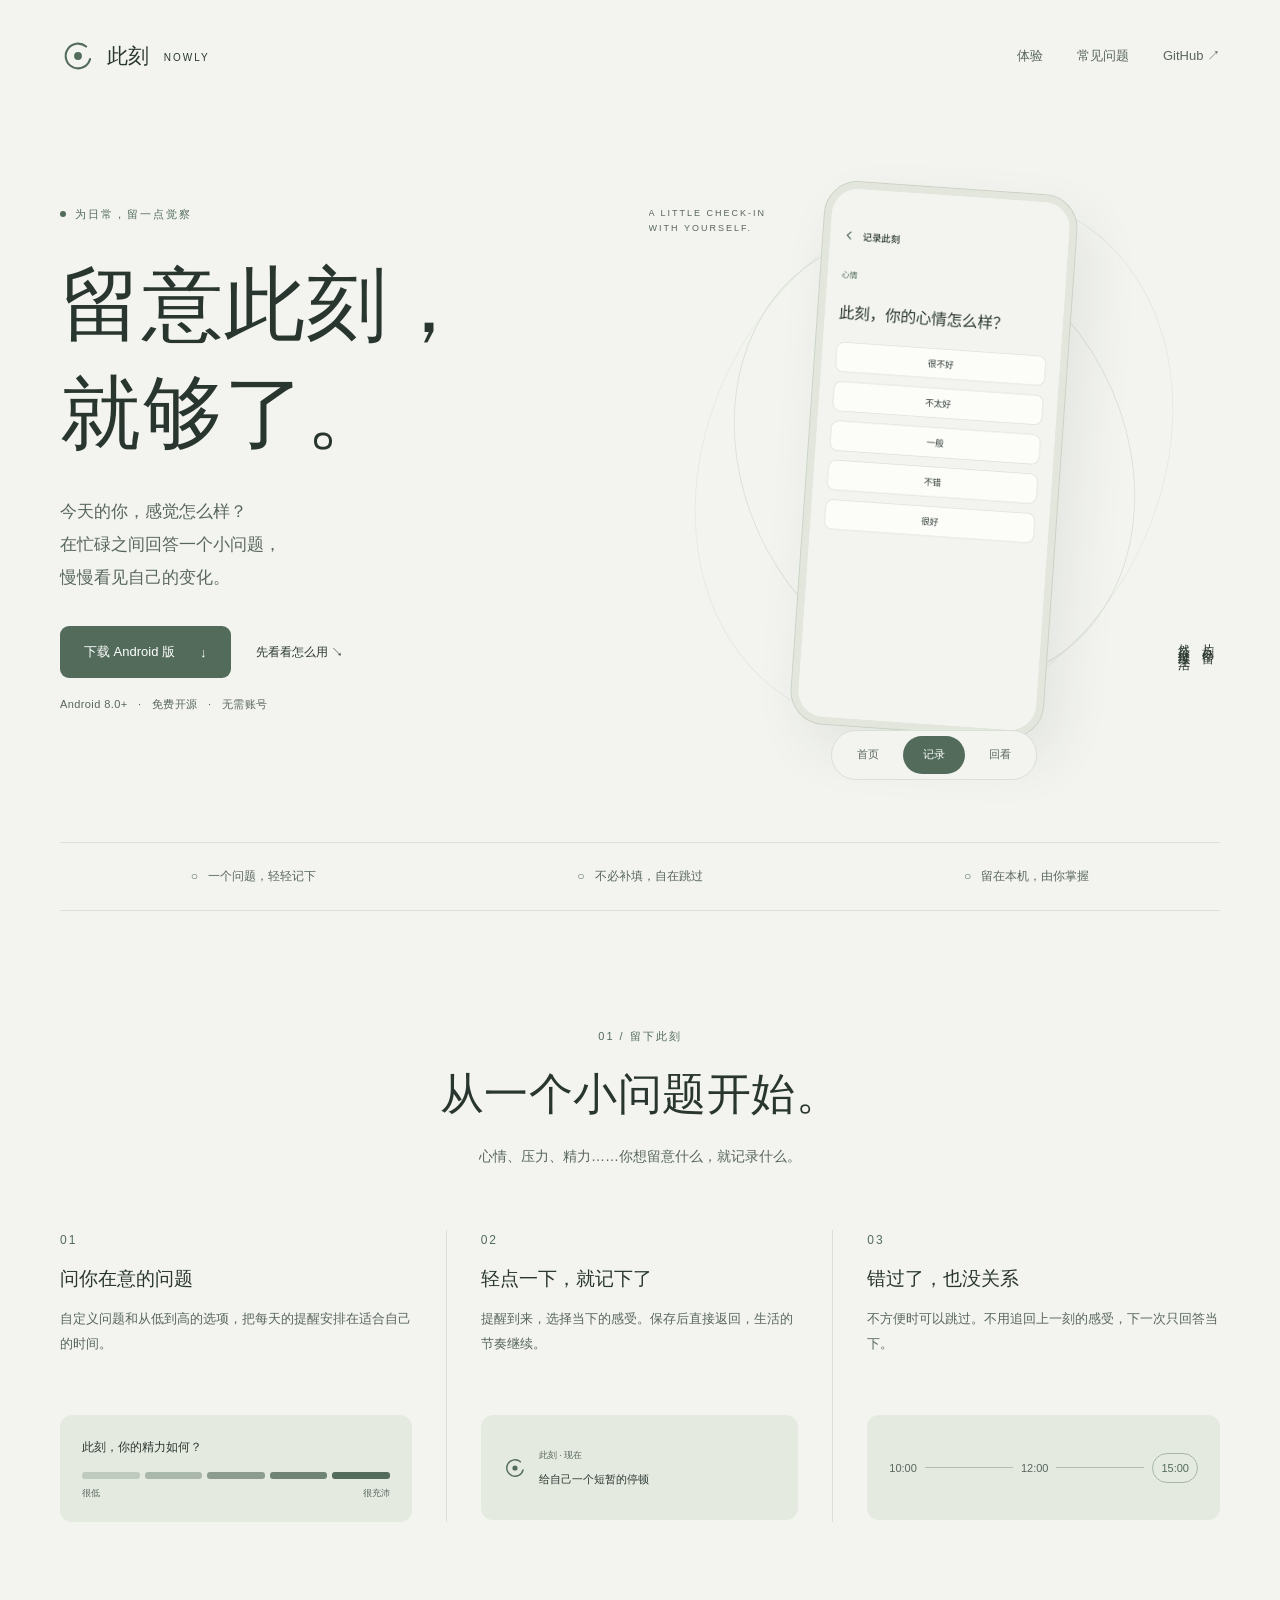
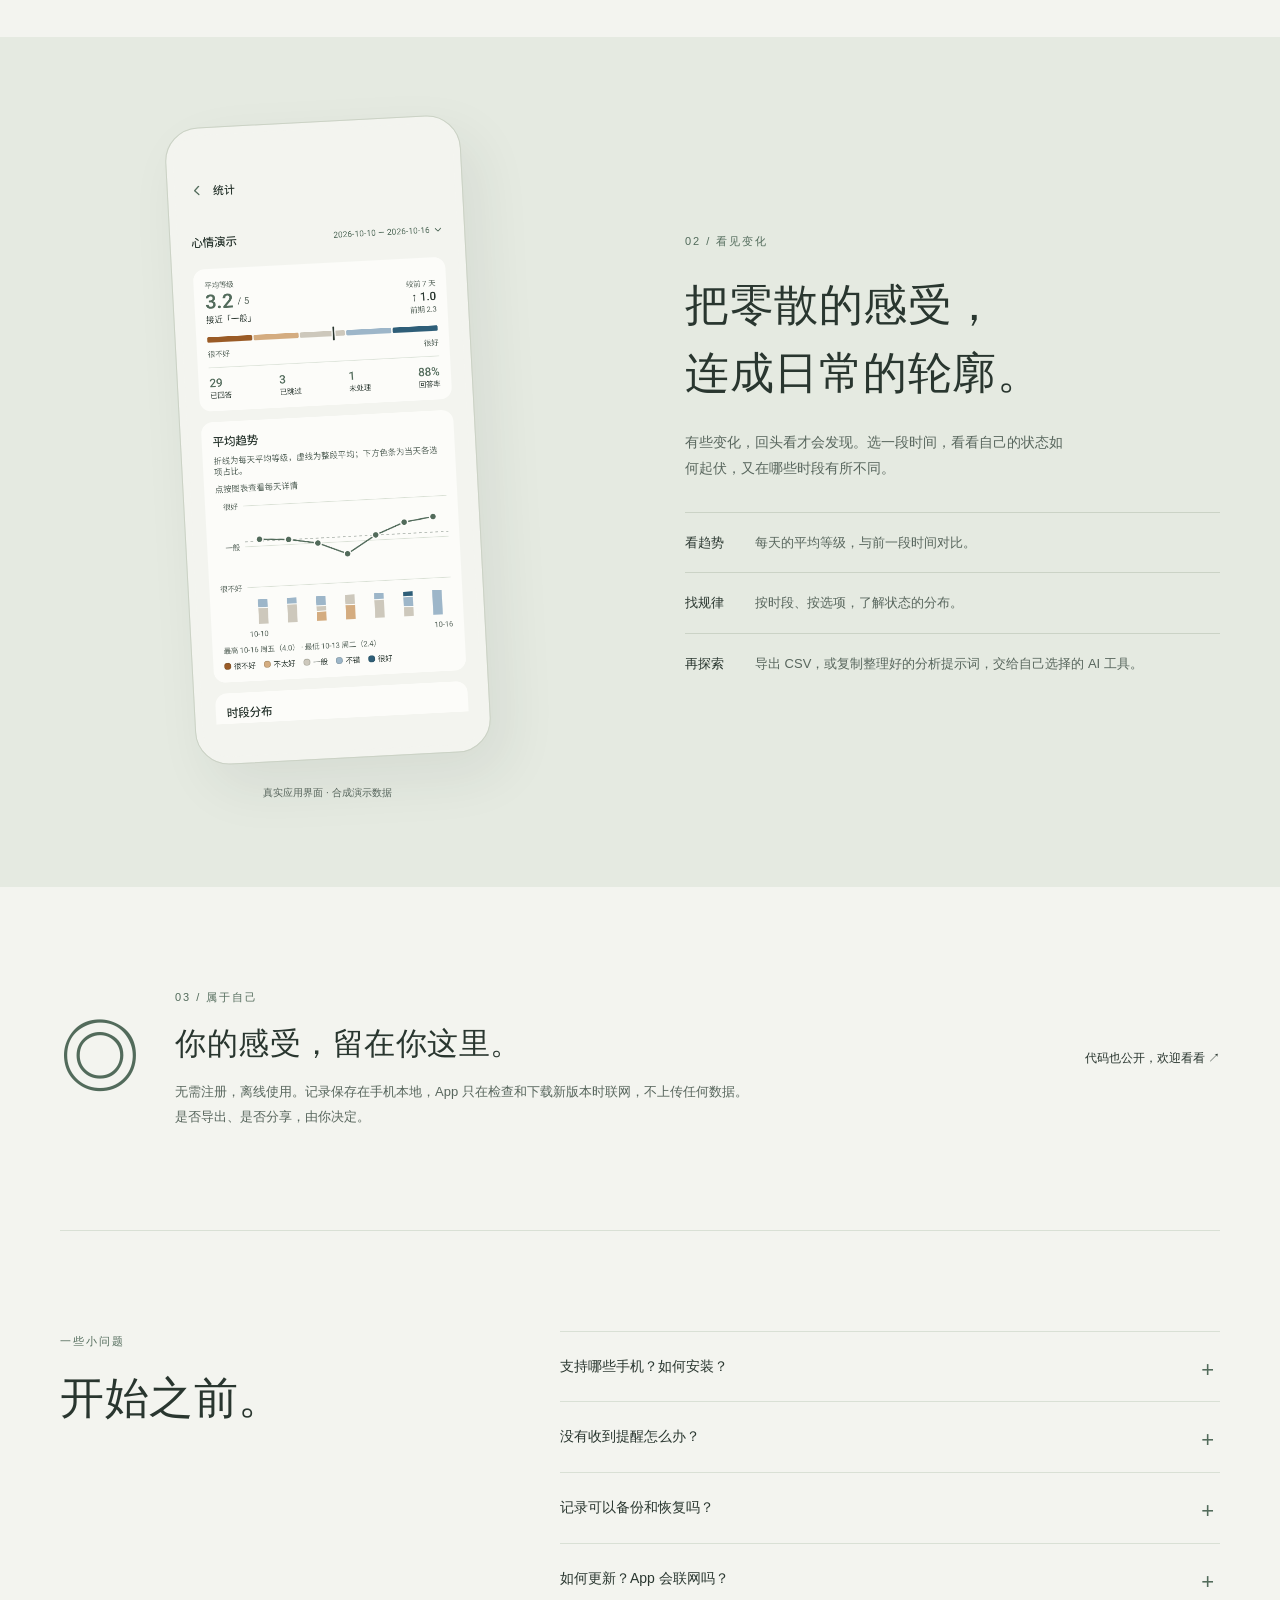
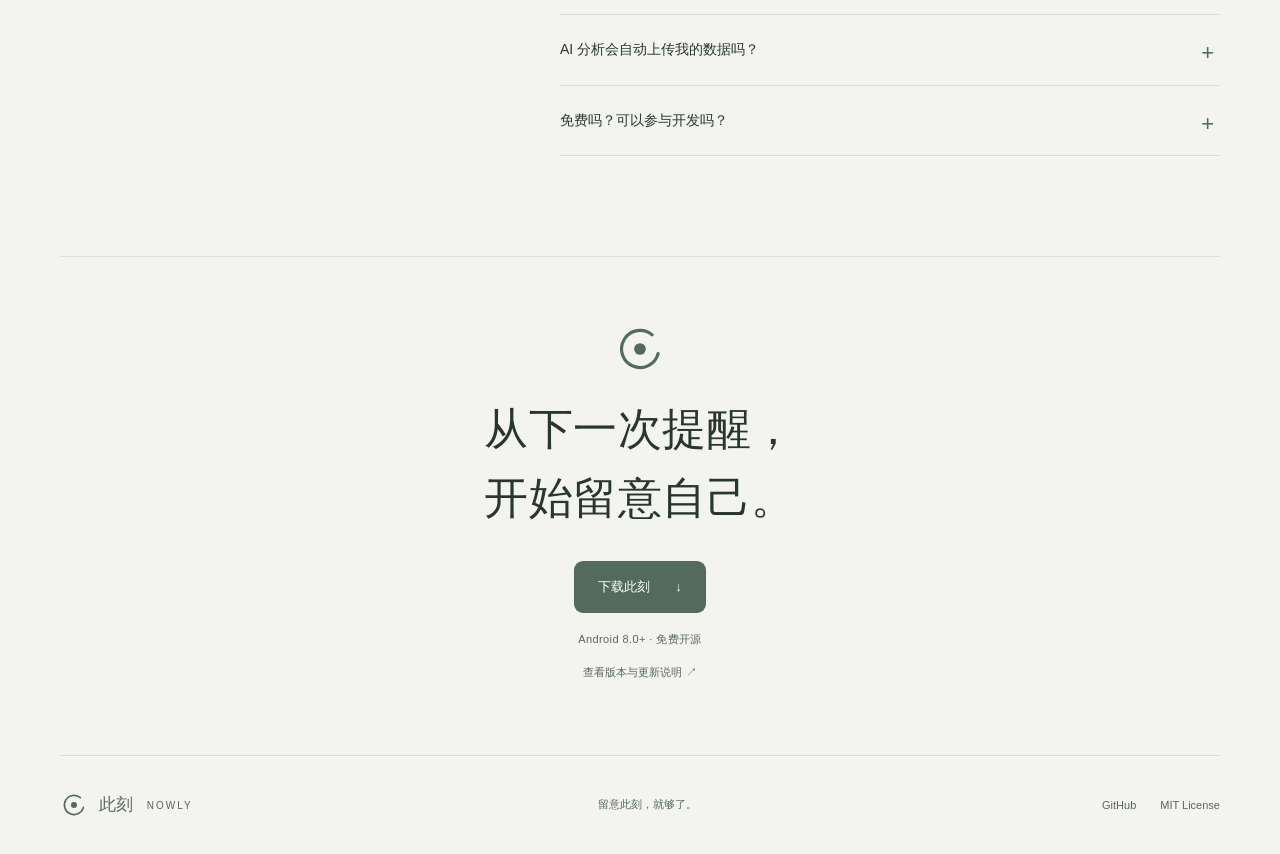
<file: site/index.html>
<!doctype html>
<html lang="zh-CN">
<head>
  <meta charset="utf-8">
  <meta name="viewport" content="width=device-width, initial-scale=1">
  <meta name="theme-color" content="#F3F4EF">
  <meta name="description" content="此刻 Nowly，一款轻量的 Android 日常状态记录 App。自定义提醒，轻点记录心情、压力与精力，在日常里看见自己的变化。离线使用，无需账号。">
  <meta property="og:title" content="此刻 · Nowly — 留意此刻，就够了。">
  <meta property="og:description" content="一个小问题，一次轻记录，慢慢看见日常的变化。Android · 离线 · 开源。">
  <meta property="og:type" content="website">
  <title>此刻 · Nowly — 留意此刻，就够了。</title>
  <link rel="icon" type="image/svg+xml" href="assets/icon.svg">
  <link rel="stylesheet" href="style.css">
  <script src="app.js" defer></script>
</head>
<body>
  <a class="skip-link" href="#main">跳到主要内容</a>
  <header class="header wrap">
    <a class="brand" href="./" aria-label="此刻 Nowly 首页"><img src="assets/mark.svg" width="36" height="36" alt=""><span>此刻 <span class="brand-en">NOWLY</span></span></a>
    <nav aria-label="主导航"><a href="#experience">体验</a><a href="#questions">常见问题</a><a href="https://github.com/SandyKidYao/nowly">GitHub <span aria-hidden="true">↗</span></a></nav>
  </header>
  <main id="main">
    <section class="hero wrap" aria-labelledby="hero-title">
      <div class="hero-copy">
        <p class="eyebrow"><span class="live-dot"></span> 为日常，留一点觉察</p>
        <h1 id="hero-title">留意此刻，<br>就够了。</h1>
        <p class="intro">今天的你，感觉怎么样？<br>在忙碌之间回答一个小问题，<br>慢慢看见自己的变化。</p>
        <div class="hero-actions"><a class="button primary" href="https://github.com/SandyKidYao/nowly/releases/latest/download/nowly.apk" data-download>下载 Android 版 <span aria-hidden="true">↓</span></a><a class="text-link" href="#experience">先看看怎么用 <span aria-hidden="true">↘</span></a></div>
        <p class="availability">Android 8.0+ <span>·</span> 免费开源 <span>·</span> 无需账号</p>
      </div>
      <div class="hero-visual">
        <span class="orbit orbit-one" aria-hidden="true"></span><span class="orbit orbit-two" aria-hidden="true"></span>
        <p class="visual-label">A LITTLE CHECK-IN<br>WITH YOURSELF.</p>
        <figure class="phone hero-phone"><img id="preview" src="assets/answer.png" width="1080" height="2400" alt="回答页：此刻，你的心情怎么样？轻点一个选项即可记录。" fetchpriority="high"></figure>
        <span class="visual-note">片刻停留，<br>然后继续生活。</span>
        <div class="preview-tabs" role="group" aria-label="切换应用截图"><button type="button" data-screen="home" aria-pressed="false">首页</button><button type="button" data-screen="answer" aria-pressed="true">记录</button><button type="button" data-screen="statistics" aria-pressed="false">回看</button></div>
      </div>
    </section>
    <div class="principles wrap"><span>一个问题，轻轻记下</span><span>不必补填，自在跳过</span><span>留在本机，由你掌握</span></div>
    <section class="experience wrap" id="experience" aria-labelledby="experience-title">
      <div class="section-heading"><p class="eyebrow">01 / 留下此刻</p><h2 id="experience-title">从一个小问题开始。</h2><p>心情、压力、精力……你想留意什么，就记录什么。</p></div>
      <div class="steps">
        <article><span class="step-number">01</span><h3>问你在意的问题</h3><p>自定义问题和从低到高的选项，把每天的提醒安排在适合自己的时间。</p><div class="question-example"><span>此刻，你的精力如何？</span><div><i></i><i></i><i></i><i></i><i></i></div><small>很低 <span>很充沛</span></small></div></article>
        <article><span class="step-number">02</span><h3>轻点一下，就记下了</h3><p>提醒到来，选择当下的感受。保存后直接返回，生活的节奏继续。</p><div class="reminder-example"><img src="assets/mark.svg" width="24" height="24" alt=""><span><small>此刻 · 现在</small><strong>给自己一个短暂的停顿</strong></span></div></article>
        <article><span class="step-number">03</span><h3>错过了，也没关系</h3><p>不方便时可以跳过。不用追回上一刻的感受，下一次只回答当下。</p><div class="time-example"><span>10:00</span><i></i><span>12:00</span><i></i><strong>15:00</strong></div></article>
      </div>
    </section>
    <section class="reflection" aria-labelledby="reflection-title"><div class="wrap reflection-grid">
      <div class="statistics-visual"><figure class="phone statistics-phone"><img src="assets/statistics.png" width="1080" height="2400" alt="统计演示：平均等级、每日趋势和选项占比。图中使用合成数据。" loading="lazy"></figure><p class="image-caption">真实应用界面 · 合成演示数据</p></div>
      <div class="reflection-copy"><p class="eyebrow">02 / 看见变化</p><h2 id="reflection-title">把零散的感受，<br>连成日常的轮廓。</h2><p>有些变化，回头看才会发现。选一段时间，看看自己的状态如何起伏，又在哪些时段有所不同。</p><dl><div><dt>看趋势</dt><dd>每天的平均等级，与前一段时间对比。</dd></div><div><dt>找规律</dt><dd>按时段、按选项，了解状态的分布。</dd></div><div><dt>再探索</dt><dd>导出 CSV，或复制整理好的分析提示词，交给自己选择的 AI 工具。</dd></div></dl></div>
    </div></section>
    <section class="privacy wrap" aria-labelledby="privacy-title"><span class="privacy-symbol" aria-hidden="true">◎</span><div><p class="eyebrow">03 / 属于自己</p><h2 id="privacy-title">你的感受，留在你这里。</h2><p>无需注册，离线使用。记录保存在手机本地，App 只在检查和下载新版本时联网，不上传任何数据。<br>是否导出、是否分享，由你决定。</p></div><a class="text-link" href="https://github.com/SandyKidYao/nowly">代码也公开，欢迎看看 <span aria-hidden="true">↗</span></a></section>
    <section class="faq wrap" id="questions" aria-labelledby="faq-title"><div><p class="eyebrow">一些小问题</p><h2 id="faq-title">开始之前。</h2></div><div class="faq-list">
      <details><summary>支持哪些手机？如何安装？</summary><p>支持 Android 8.0 及以上。从本页下载 APK，在手机上打开并按系统提示允许安装。当前没有 iOS 版。</p></details>
      <details><summary>没有收到提醒怎么办？</summary><p>请先允许通知，并检查项目中的提醒开关。部分手机还需要开启自启动、允许后台运行；精确提醒可在系统“闹钟与提醒”中授权。强制停止后请重新打开 App。<a href="https://github.com/SandyKidYao/nowly/blob/main/docs/background-reminders.md">查看提醒帮助 ↗</a></p></details>
      <details><summary>记录可以备份和恢复吗？</summary><p>可以。在统计页的「导出数据」里导出完整项目文件，换手机或重装后从首页「导入项目」恢复设置和全部记录；CSV 只用于分析，不能导入。卸载、清除应用数据或丢失手机会丢失没有导出的记录。升级不影响已有记录。</p></details>
      <details><summary>如何更新？App 会联网吗？</summary><p>有新版本时，App 会在首页提示，下载并校验后由系统确认安装，记录会保留。App 只为检查和下载新版本联网，不上传任何数据；可以在首页底部的版本入口关闭自动检查。</p></details>
      <details><summary>AI 分析会自动上传我的数据吗？</summary><p>App 只在本地整理提示词，不连接 AI 服务。你可以预览、复制后自行选择是否发送给外部工具。</p></details>
      <details><summary>免费吗？可以参与开发吗？</summary><p>免费，采用 MIT 开源许可证。欢迎在 GitHub 提交问题、建议或代码。第三方组件保留各自的许可证。</p></details>
    </div></section>
    <section class="closing wrap"><img src="assets/mark.svg" width="54" height="54" alt=""><h2>从下一次提醒，<br>开始留意自己。</h2><a class="button primary" href="https://github.com/SandyKidYao/nowly/releases/latest/download/nowly.apk" data-download>下载此刻 <span aria-hidden="true">↓</span></a><p class="availability" id="release-label">Android 8.0+ · 免费开源</p><a class="release-link" href="https://github.com/SandyKidYao/nowly/releases/latest">查看版本与更新说明 ↗</a></section>
  </main>
  <footer class="footer wrap"><a class="brand" href="./"><img src="assets/mark.svg" width="28" height="28" alt=""><span>此刻 <span class="brand-en">NOWLY</span></span></a><span>留意此刻，就够了。</span><div><a href="https://github.com/SandyKidYao/nowly">GitHub</a><a href="https://github.com/SandyKidYao/nowly/blob/main/LICENSE">MIT License</a></div></footer>
</body>
</html>
</file>
<file: site/style.css>
:root{--bg:#f3f4ef;--paper:#fcfcf9;--ink:#29362f;--muted:#58665d;--green:#526b5b;--line:#d9e0d5;--tint:#e5eae1;font-family:-apple-system,BlinkMacSystemFont,"Segoe UI","PingFang SC","Microsoft YaHei",sans-serif;color:var(--ink);background:var(--bg);font-synthesis:none;scroll-behavior:smooth}
*{box-sizing:border-box}body{margin:0}a{color:inherit;text-decoration:none}button{font:inherit}img{display:block;max-width:100%;height:auto}p{line-height:1.9}h1,h2,h3,p,figure{margin:0}a,button,summary{-webkit-tap-highlight-color:transparent}a:focus-visible,button:focus-visible,summary:focus-visible{outline:3px solid var(--green);outline-offset:6px}.wrap{width:min(1160px,calc(100% - 96px));margin-inline:auto}.skip-link{position:absolute;top:-100px;left:20px;background:var(--paper);padding:12px;z-index:10}.skip-link:focus{top:12px}.header{height:112px;display:flex;align-items:center;justify-content:space-between}.brand{display:inline-flex;align-items:center;gap:11px;font-size:21px;font-weight:600}.brand-en{font-size:10px;font-weight:500;letter-spacing:2px;margin-left:9px;vertical-align:middle}.header nav{display:flex;gap:34px;font-size:13px;color:var(--muted)}.header nav a{padding:12px 0}.header nav a:hover,.text-link:hover,.release-link:hover{color:var(--green);text-decoration:underline;text-underline-offset:5px}.hero{display:grid;grid-template-columns:1.03fr 1fr;align-items:center;min-height:730px;padding:25px 0 60px}.eyebrow{font-size:11px;letter-spacing:2px;font-weight:500;color:var(--green);display:flex;align-items:center;gap:9px}.live-dot{width:6px;height:6px;border-radius:50%;background:var(--green)}h1{font-family:"Songti SC","STSong","Noto Serif CJK SC",serif;font-weight:500;font-size:clamp(58px,6.3vw,82px);line-height:1.35;letter-spacing:1px;margin:26px 0}.intro{font-size:17px;color:var(--muted);line-height:1.95}.hero-actions{display:flex;align-items:center;gap:25px;margin-top:32px}.button{min-height:52px;display:inline-flex;align-items:center;justify-content:center;gap:25px;font-size:13px;padding:0 24px;border-radius:9px;transition:background .2s,transform .2s}.primary{background:var(--green);color:white}.primary:hover{background:#405847;transform:translateY(-2px)}.text-link{font-size:12px;line-height:2}.availability{color:var(--muted);font-size:11px;margin-top:16px;letter-spacing:.4px}.availability span{padding:0 7px}.hero-visual{overflow-x:clip;position:relative;display:flex;justify-content:center;align-items:center;min-height:640px}.phone{overflow:hidden;border:7px solid #e2e6dd;outline:1px solid #cbd2c5;border-radius:33px;background:var(--bg);width:252px;flex:none;box-shadow:15px 23px 55px #29362f14}.phone img{width:100%;height:auto}.hero-phone{transform:rotate(4deg);z-index:1}.orbit{position:absolute;border:1px solid var(--line);border-radius:50%;width:465px;height:465px;transform:rotate(-28deg) scaleX(.82)}.orbit-two{width:560px;height:560px;transform:rotate(30deg) scaleX(.8);opacity:.55}.visual-label{position:absolute;left:0;top:66px;font-size:9px;line-height:1.7;letter-spacing:2px;color:var(--muted)}.visual-note{position:absolute;right:0;bottom:113px;font-size:12px;line-height:2;writing-mode:vertical-rl;letter-spacing:3px}.preview-tabs{position:absolute;bottom:0;display:flex;gap:4px;border:1px solid var(--line);border-radius:30px;padding:5px;background:var(--bg);z-index:2}.preview-tabs button{border:0;border-radius:25px;background:transparent;color:var(--muted);padding:10px 20px;font-size:11px;cursor:pointer;min-height:38px}.preview-tabs button[aria-pressed=true]{background:var(--green);color:white}.principles{border-block:1px solid var(--line);display:flex;justify-content:space-around;padding:25px 0;font-size:12px;color:var(--muted)}.principles span:before{content:'○';margin-right:10px;color:var(--green)}.experience{padding-block:115px}.section-heading{text-align:center}.section-heading .eyebrow{justify-content:center}h2{font-family:"Songti SC","STSong","Noto Serif CJK SC",serif;font-weight:500;font-size:clamp(30px,3.5vw,44px);line-height:1.55;letter-spacing:.5px}.section-heading h2{margin:14px 0}.section-heading>p:last-child{font-size:14px;color:var(--muted)}.steps{margin-top:60px;display:grid;grid-template-columns:repeat(3,1fr)}.steps article{padding:0 34px;border-right:1px solid var(--line)}.steps article:first-child{padding-left:0}.steps article:last-child{padding-right:0;border:0}.step-number{font-size:12px;letter-spacing:2px;color:var(--green)}h3{font-size:19px;font-weight:500;line-height:1.6;margin:16px 0 13px}.steps article>p{font-size:13px;color:var(--muted);min-height:78px}.question-example,.reminder-example,.time-example{margin-top:30px;background:var(--tint);padding:22px;border-radius:12px;min-height:105px}.question-example>span{font-size:12px}.question-example>div{display:flex;gap:5px;margin-top:16px}.question-example i{height:7px;flex:1;border-radius:3px;background:var(--green)}.question-example i:nth-child(1){opacity:.25}.question-example i:nth-child(2){opacity:.4}.question-example i:nth-child(3){opacity:.6}.question-example i:nth-child(4){opacity:.8}.question-example small{font-size:9px;display:flex;justify-content:space-between;margin-top:8px;color:var(--muted)}.reminder-example{display:flex;gap:12px;align-items:center}.reminder-example small{display:block;font-size:9px;color:var(--muted);margin-bottom:7px}.reminder-example strong{font-size:11px;font-weight:500}.time-example{display:flex;align-items:center;gap:8px;font-size:11px;color:var(--muted)}.time-example i{height:1px;background:#b1bdae;flex:1}.time-example strong{color:var(--green);border:1px solid #a7b7a5;border-radius:20px;padding:8px;font-weight:500}.reflection{background:var(--tint);padding:85px 0}.reflection-grid{display:grid;grid-template-columns:1fr 1fr;align-items:center;gap:90px}.statistics-visual{display:flex;align-items:center;flex-direction:column}.statistics-phone{width:294px;border-color:#f3f4ef;transform:rotate(-3deg)}.image-caption{font-size:10px;color:var(--muted);margin-top:25px}.reflection-copy h2{margin:20px 0}.reflection-copy>p:not(.eyebrow){font-size:14px;color:var(--muted);max-width:390px}.reflection-copy dl{margin:30px 0 0}.reflection-copy dl>div{display:grid;grid-template-columns:70px 1fr;padding:18px 0;border-top:1px solid #cbd3c6;font-size:13px;line-height:1.8}.reflection-copy dt{font-weight:500}.reflection-copy dd{margin:0;color:var(--muted)}.privacy{display:flex;gap:35px;align-items:center;padding:100px 0;border-bottom:1px solid var(--line)}.privacy-symbol{font-size:80px;font-weight:200;color:var(--green)}.privacy h2{font-size:31px;margin:12px 0}.privacy p:not(.eyebrow){font-size:13px;color:var(--muted)}.privacy>a{margin-left:auto;white-space:nowrap}.faq{padding-block:100px;display:grid;grid-template-columns:.8fr 1.2fr;gap:60px}.faq h2{margin-top:14px}.faq details{border-bottom:1px solid var(--line)}.faq details:first-child{border-top:1px solid var(--line)}.faq summary{list-style:none;cursor:pointer;font-size:14px;padding:23px 32px 23px 0;position:relative;line-height:1.7}.faq summary::-webkit-details-marker{display:none}.faq summary:after{content:'+';position:absolute;right:6px;top:19px;font-size:22px;font-weight:300;color:var(--green)}.faq details[open] summary:after{content:'−'}.faq details p{font-size:13px;color:var(--muted);padding:0 25px 25px 0}.faq details p a{display:block;text-decoration:underline;text-underline-offset:4px;margin-top:8px}.closing{text-align:center;border-block:1px solid var(--line);padding:65px 0 75px}.closing>img{margin:0 auto 20px}.closing h2{margin-bottom:28px}.closing .release-link{display:block;color:var(--muted);font-size:11px;margin-top:15px}.footer{padding-block:35px;display:flex;justify-content:space-between;align-items:center;font-size:11px;color:var(--muted)}.footer .brand{font-size:17px}.footer>div{display:flex;gap:24px}
@media(min-width:1500px){.hero{min-height:790px}}@media(max-width:1000px){.wrap{width:calc(100% - 56px)}.hero-actions{align-items:flex-start;flex-direction:column;gap:15px}.hero-visual{min-height:610px}.hero-phone{width:228px}.orbit{width:350px;height:400px}.orbit-two{width:400px;height:500px}.visual-note{right:-5px;bottom:100px}.visual-label{left:0;top:27px}.reflection-grid{gap:45px}.steps article{padding-inline:22px}.privacy{gap:25px}.privacy>a{max-width:110px;white-space:normal}.privacy h2{font-size:28px}.statistics-phone{width:260px}}
@media(max-width:680px){.wrap{width:calc(100% - 40px)}.header{height:85px}.brand{font-size:19px;gap:7px}.brand-en{font-size:8px;margin-left:5px}.header nav{gap:18px;font-size:11px}.header nav a:nth-child(2){display:none}.hero{grid-template-columns:1fr;padding:40px 0 45px;text-align:center;gap:30px}.hero-copy .eyebrow{justify-content:center}h1{font-size:clamp(43px,14.6vw,57px);margin:22px 0}.intro{font-size:15px}.hero-actions{flex-direction:row;justify-content:center;align-items:center;gap:20px;margin-top:26px}.button{padding-inline:19px;gap:18px}.hero-visual{min-height:605px;width:100%;max-width:370px;margin:auto}.hero-phone{width:226px}.visual-label{left:0;top:48px;font-size:8px}.visual-note{right:5px}.orbit{width:300px;height:390px}.orbit-two{width:340px;height:470px}.principles{gap:13px;justify-content:center;flex-wrap:wrap;padding-block:23px;font-size:10px}.principles span:before{margin-right:5px}.experience{padding-block:70px}.section-heading>p:last-child{font-size:12px;max-width:270px;margin:auto}.steps{grid-template-columns:1fr;gap:32px;margin-top:38px}.steps article,.steps article:first-child,.steps article:last-child{border-right:0;border-bottom:1px solid var(--line);padding:0 0 32px;display:grid;grid-template-columns:30px 1fr;column-gap:12px}.steps article:last-child{border:0;padding-bottom:0}.step-number{grid-column:1;grid-row:1;padding-top:9px}.steps h3{grid-column:2;margin:0 0 10px;font-size:18px}.steps article>p{grid-column:2;min-height:0}.question-example,.reminder-example,.time-example{grid-column:2;margin-top:20px;min-height:90px}.reflection{padding-block:65px}.reflection-grid{grid-template-columns:1fr;gap:42px}.reflection-copy{grid-row:1}.reflection-copy h2{font-size:33px}.reflection-copy>p:not(.eyebrow){max-width:none}.statistics-phone{width:260px}.privacy{padding-block:60px;display:grid;grid-template-columns:42px 1fr;gap:18px}.privacy-symbol{font-size:48px;align-self:start;margin-top:5px}.privacy h2{font-size:25px}.privacy p:not(.eyebrow) br{display:none}.privacy>a{grid-column:2;max-width:none;margin:0}.faq{padding-block:65px;grid-template-columns:1fr;gap:26px}.faq h2{font-size:32px}.faq summary{font-size:13px}.closing{padding:50px 0}.closing h2{font-size:32px}.footer{gap:20px;flex-wrap:wrap;padding-block:28px}.footer>span{display:none}}
@media(prefers-reduced-motion:reduce){:root{scroll-behavior:auto}*,*:before,*:after{transition:none!important}}

@media(max-width:360px){.hero-actions{gap:12px}.hero-actions .button{font-size:12px;padding-inline:16px;gap:12px}}
</file>
